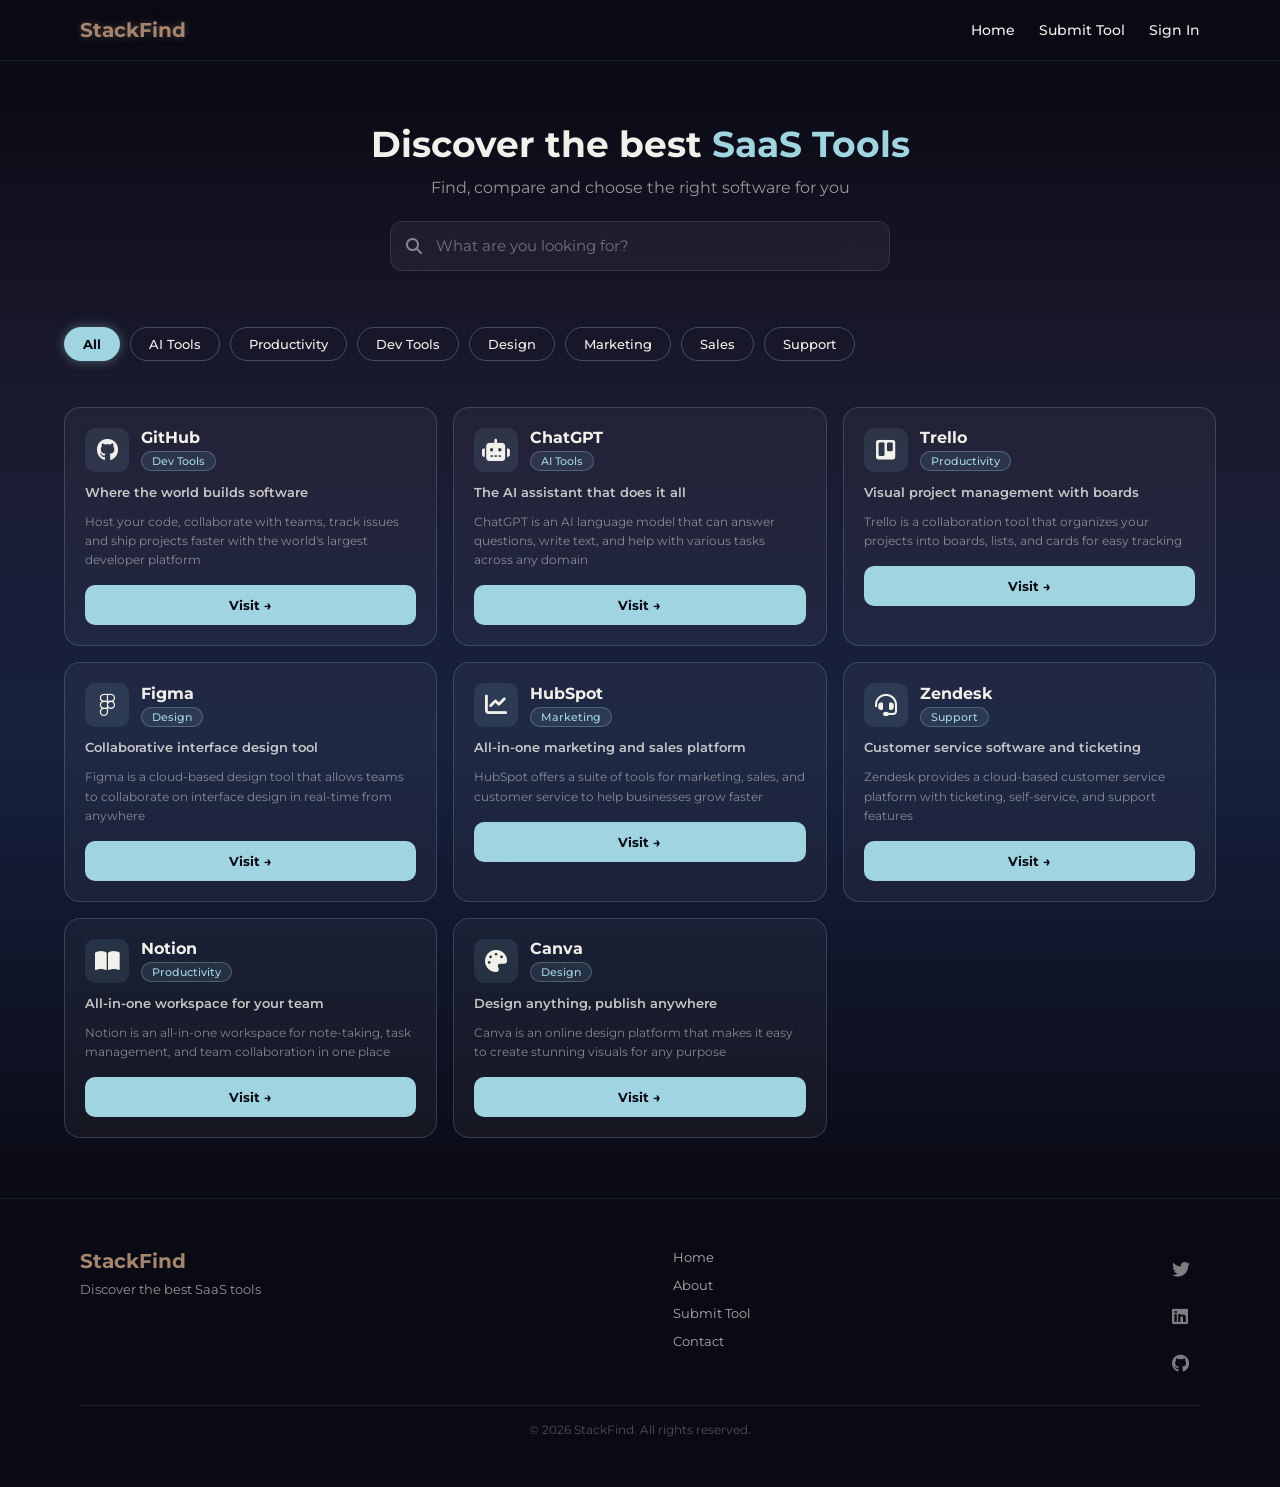
<file: index.html>
<!DOCTYPE html>
<html lang="en">

<head>
    <meta charset="UTF-8">
    <meta name="viewport" content="width=device-width, initial-scale=1.0">
    <title>StackFind</title>
    <link rel="preconnect" href="https://fonts.googleapis.com">
    <link rel="preconnect" href="https://fonts.gstatic.com" crossorigin>
    <link href="https://fonts.googleapis.com/css2?family=Montserrat:wght@400;500;700&display=swap" rel="stylesheet">
    <link rel="stylesheet" href="https://cdnjs.cloudflare.com/ajax/libs/font-awesome/6.5.0/css/all.min.css">
    <link rel="stylesheet" href="index.css">
</head>

<body>

    <nav>
        <ul>
            <li><a href="#" class="name">StackFind</a></li>
            <li>
                <div class="hamburger" id="hamburger">
                    <span></span>
                    <span></span>
                    <span></span>
                </div>
            </li>
        </ul>
        <div class="nav-menu" id="nav-menu">
            <a href="index.html">Home</a>
            <a href="submittool.html">Submit Tool</a>
            <a href="signin.html">Sign In</a>
        </div>
    </nav>

    <div class="page-wrapper">

        <div class="herosection">
            <h1 class="hero-title">
                Discover the best <span>SaaS Tools</span>
            </h1>
            <p class="hero-sub">Find, compare and choose the right software for you</p>
            <div class="searchbar">
                <i class="fa-solid fa-magnifying-glass"></i>
                <input type="text" placeholder="What are you looking for?">
            </div>
        </div>

        <div class="filter">
            <button class="filter-btn active" data-category="all">All</button>
            <button class="filter-btn" data-category="ai">AI Tools</button>
            <button class="filter-btn" data-category="productivity">Productivity</button>
            <button class="filter-btn" data-category="devtools">Dev Tools</button>
            <button class="filter-btn" data-category="design">Design</button>
            <button class="filter-btn" data-category="marketing">Marketing</button>
            <button class="filter-btn" data-category="sales">Sales</button>
            <button class="filter-btn" data-category="support">Support</button>
        </div>

        <div class="cards-section">

            <div class="productcard" data-category="devtools">
                <div class="card-top">
                    <div class="card-logo">
                        <i class="fa-brands fa-github"></i>
                    </div>
                    <div class="card-info">
                        <h2 class="productcard-title">GitHub</h2>
                        <span class="productcard-tag">Dev Tools</span>
                    </div>
                </div>
                <p class="card-tagline">Where the world builds software</p>
                <p class="card-desc">Host your code, collaborate with teams, track issues and ship projects faster with
                    the world's largest developer platform</p>
                <a href="https://github.com" target="_blank" class="visit-btn">Visit →</a>
            </div>

            <div class="productcard" data-category="ai">
                <div class="card-top">
                    <div class="card-logo">
                        <i class="fa-solid fa-robot"></i>
                    </div>
                    <div class="card-info">
                        <h2 class="productcard-title">ChatGPT</h2>
                        <span class="productcard-tag">AI Tools</span>
                    </div>
                </div>
                <p class="card-tagline">The AI assistant that does it all</p>
                <p class="card-desc">ChatGPT is an AI language model that can answer questions, write text, and help
                    with various tasks across any domain</p>
                <a href="https://chat.openai.com" target="_blank" class="visit-btn">Visit →</a>
            </div>

            <div class="productcard" data-category="productivity">
                <div class="card-top">
                    <div class="card-logo">
                        <i class="fa-brands fa-trello"></i>
                    </div>
                    <div class="card-info">
                        <h2 class="productcard-title">Trello</h2>
                        <span class="productcard-tag">Productivity</span>
                    </div>
                </div>
                <p class="card-tagline">Visual project management with boards</p>
                <p class="card-desc">Trello is a collaboration tool that organizes your projects into boards, lists, and
                    cards for easy tracking</p>
                <a href="https://trello.com" target="_blank" class="visit-btn">Visit →</a>
            </div>

            <div class="productcard" data-category="design">
                <div class="card-top">
                    <div class="card-logo">
                        <i class="fa-brands fa-figma"></i>
                    </div>
                    <div class="card-info">
                        <h2 class="productcard-title">Figma</h2>
                        <span class="productcard-tag">Design</span>
                    </div>
                </div>
                <p class="card-tagline">Collaborative interface design tool</p>
                <p class="card-desc">Figma is a cloud-based design tool that allows teams to collaborate on interface
                    design in real-time from anywhere</p>
                <a href="https://figma.com" target="_blank" class="visit-btn">Visit →</a>
            </div>

            <div class="productcard" data-category="marketing">
                <div class="card-top">
                    <div class="card-logo">
                        <i class="fa-solid fa-chart-line"></i>
                    </div>
                    <div class="card-info">
                        <h2 class="productcard-title">HubSpot</h2>
                        <span class="productcard-tag">Marketing</span>
                    </div>
                </div>
                <p class="card-tagline">All-in-one marketing and sales platform</p>
                <p class="card-desc">HubSpot offers a suite of tools for marketing, sales, and customer service to help
                    businesses grow faster</p>
                <a href="https://hubspot.com" target="_blank" class="visit-btn">Visit →</a>
            </div>

            <div class="productcard" data-category="support">
                <div class="card-top">
                    <div class="card-logo">
                        <i class="fa-solid fa-headset"></i>
                    </div>
                    <div class="card-info">
                        <h2 class="productcard-title">Zendesk</h2>
                        <span class="productcard-tag">Support</span>
                    </div>
                </div>
                <p class="card-tagline">Customer service software and ticketing</p>
                <p class="card-desc">Zendesk provides a cloud-based customer service platform with ticketing,
                    self-service, and support features</p>
                <a href="https://zendesk.com" target="_blank" class="visit-btn">Visit →</a>
            </div>

            <div class="productcard" data-category="productivity">
                <div class="card-top">
                    <div class="card-logo">
                        <i class="fa-solid fa-book-open"></i>
                    </div>
                    <div class="card-info">
                        <h2 class="productcard-title">Notion</h2>
                        <span class="productcard-tag">Productivity</span>
                    </div>
                </div>
                <p class="card-tagline">All-in-one workspace for your team</p>
                <p class="card-desc">Notion is an all-in-one workspace for note-taking, task management, and team
                    collaboration in one place</p>
                <a href="https://notion.so" target="_blank" class="visit-btn">Visit →</a>
            </div>

            <div class="productcard" data-category="design">
                <div class="card-top">
                    <div class="card-logo">
                        <i class="fa-solid fa-palette"></i>
                    </div>
                    <div class="card-info">
                        <h2 class="productcard-title">Canva</h2>
                        <span class="productcard-tag">Design</span>
                    </div>
                </div>
                <p class="card-tagline">Design anything, publish anywhere</p>
                <p class="card-desc">Canva is an online design platform that makes it easy to create stunning visuals
                    for any purpose</p>
                <a href="https://canva.com" target="_blank" class="visit-btn">Visit →</a>
            </div>

        </div>

    </div>

    <footer class="footer">
        <div class="footer-top">
            <div class="intro">
                <h4>StackFind</h4>
                <p>Discover the best SaaS tools</p>
            </div>
            <div class="links">
                <a href="#">Home</a>
                <a href="#">About</a>
                <a href="submittool.html">Submit Tool</a>
                <a href="#">Contact</a>
            </div>
            <div class="social">
                <a href="https://x.com/mdeepaksai806" target="_blank"><i class="fa-brands fa-twitter"></i></a>
                <a href="https://www.linkedin.com/in/mdeepaksai/" target="_blank"><i
                        class="fa-brands fa-linkedin"></i></a>
                <a href="https://github.com/mDeepaksai" target="_blank"><i class="fa-brands fa-github"></i></a>
            </div>
        </div>
        <div class="copyright">
            <p>&copy; 2026 StackFind. All rights reserved.</p>
        </div>
    </footer>
    <script src="index.js"></script>
</body>

</html>
</file>
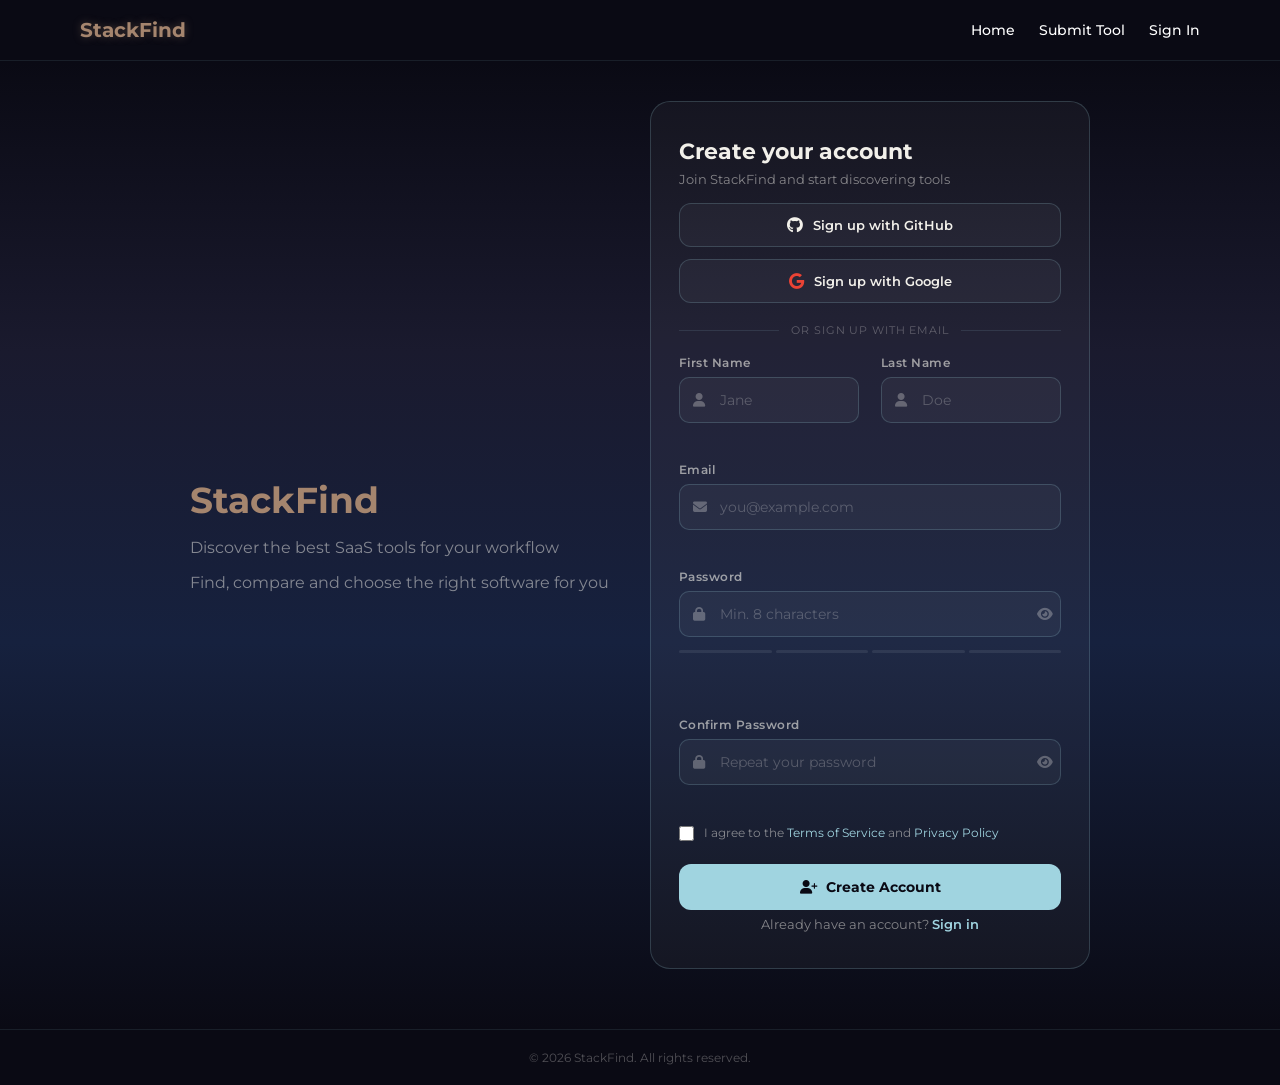
<file: create.html>
<!DOCTYPE html>
<html lang="en">
<head>
    <meta charset="UTF-8">
    <meta name="viewport" content="width=device-width, initial-scale=1.0">
    <link rel="preconnect" href="https://fonts.googleapis.com">
    <link rel="preconnect" href="https://fonts.gstatic.com" crossorigin>
    <link href="https://fonts.googleapis.com/css2?family=Montserrat:wght@400;500;700&display=swap" rel="stylesheet">
    <link rel="stylesheet" href="https://cdnjs.cloudflare.com/ajax/libs/font-awesome/6.5.0/css/all.min.css">
    <title>New User</title>
    <link rel="stylesheet" href="create.css">
</head>
<body>
    <nav>
        <ul>
            <li><a href="index.html" class="name">StackFind</a></li>
            <li>
                <div class="hamburger" id="hamburger">
                    <span></span><span></span><span></span>
                </div>
            </li>
        </ul>
        <div class="nav-menu" id="nav-menu">
            <a href="index.html">Home</a>
            <a href="submittool.html">Submit Tool</a>
            <a href="signin.html">Sign In</a>
        </div>
    </nav>

    <div class="page-wrapper">
        <div class="main-grid">

            <div class="main-left">
                <h2>StackFind</h2>
                <p>Discover the best SaaS tools for your workflow</p>
                <p>Find, compare and choose the right software for you</p>
            </div>

            <div class="auth-card">
                <div id="form-view">
                    <div class="auth-header" style="margin-bottom: 6px;">
                        <h1>Create your account</h1>
                        <p>Join StackFind and start discovering tools</p>
                    </div>
                    <div class="oauth-group" style="margin-top: 16px;">
                        <button class="oauth-btn" onclick="oauthSignup('github')">
                            <i class="fa-brands fa-github"></i>Sign up with GitHub
                        </button>
                        <button class="oauth-btn" onclick="oauthSignup('google')">
                            <i class="fa-brands fa-google"></i>Sign up with Google
                        </button>
                    </div>
                    <div class="divider" style="margin-top: 20px;">or sign up with email</div>
                    <div class="form-row" style="margin-top: 18px;">
                        <div class="form-group">
                            <label>First Name</label>
                            <div class="input-wrap">
                                <i class="fa-solid fa-user"></i>
                                <input type="text" id="first-name" placeholder="Jane">
                            </div>
                            <span class="field-error" id="err-first"></span>
                        </div>
                        <div class="form-group">
                            <label>Last Name</label>
                            <div class="input-wrap">
                                <i class="fa-solid fa-user"></i>
                                <input type="text" id="last-name" placeholder="Doe">
                            </div>
                        </div>
                    </div>
                    <div class="form-group" style="margin-top: 18px;">
                        <label>Email</label>
                        <div class="input-wrap">
                            <i class="fa-solid fa-envelope"></i>
                            <input type="email" id="email" placeholder="you@example.com"
                                oninput="clearErr('err-email', this)">
                        </div>
                        <span class="field-error" id="err-email"></span>
                    </div>
                    <div class="form-group" style="margin-top: 18px;">
                        <label>Password</label>
                        <div class="input-wrap">
                            <i class="fa-solid fa-lock"></i>
                            <input type="password" id="password" placeholder="Min. 8 characters"
                                oninput="updateStrength(this.value); clearErr('err-password', this)">
                            <button class="toggle-pw" type="button" onclick="togglePw('password', this)">
                                <i class="fa-solid fa-eye"></i>
                            </button>
                        </div>
                        <div class="strength-bar">
                            <div class="strength-segment" id="seg1"></div>
                            <div class="strength-segment" id="seg2"></div>
                            <div class="strength-segment" id="seg3"></div>
                            <div class="strength-segment" id="seg4"></div>
                        </div>
                        <span class="strength-label" id="strength-label"></span>
                        <span class="field-error" id="err-password"></span>
                    </div>
                    <div class="form-group" style="margin-top: 18px;">
                        <label>Confirm Password</label>
                        <div class="input-wrap">
                            <i class="fa-solid fa-lock"></i>
                            <input type="password" id="confirm-password" placeholder="Repeat your password"
                                oninput="clearErr('err-confirm', this)">
                            <button class="toggle-pw" type="button" onclick="togglePw('confirm-password', this)">
                                <i class="fa-solid fa-eye"></i>
                            </button>
                        </div>
                        <span class="field-error" id="err-confirm"></span>
                    </div>
                    <div class="terms-row" style="margin-top: 18px;">
                        <input type="checkbox" id="terms">
                        <label for="terms">
                            I agree to the <a href="#">Terms of Service</a> and <a href="#">Privacy Policy</a>
                        </label>
                    </div>
                    <span class="field-error" id="err-terms" style="margin-top: 4px;"></span>
                    <button class="submit-btn" id="submit-btn" style="margin-top: 22px;" onclick="handleRegister()">
                        <i class="fa-solid fa-user-plus"></i>Create Account
                    </button>
                    <p class="switch-link" style="margin-top: 6px;">
                        Already have an account? <a href="signin.html">Sign in</a>
                    </p>
                </div>

                <div class="success-card" id="success-view">
                    <div class="success-icon"><i class="fa-solid fa-check"></i></div>
                    <h2>You're in! 🎉</h2>
                    <p>Your account has been created successfully.<br>Start exploring the best SaaS tools.</p>
                    <a href="index.html">Browse Tools →</a>
                </div>
            </div>

        </div>
    </div>

    <footer>&copy; 2026 StackFind. All rights reserved.</footer>
    <script src="create.js"></script>
</body>
</html>
</file>
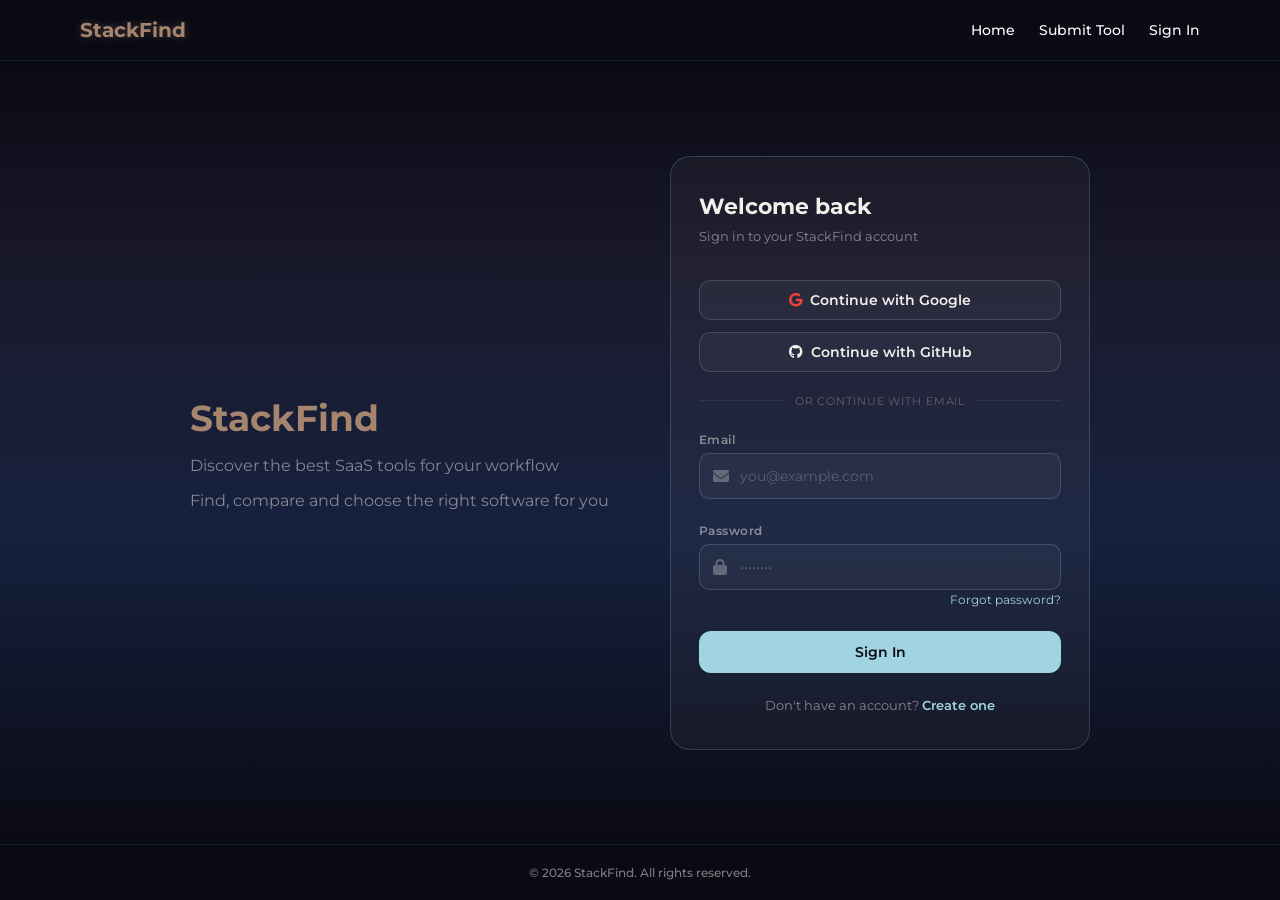
<file: signin.html>
<!DOCTYPE html>
<html lang="en">

<head>
    <meta charset="UTF-8">
    <meta name="viewport" content="width=device-width, initial-scale=1.0">
    <link rel="preconnect" href="https://fonts.googleapis.com">
    <link rel="preconnect" href="https://fonts.gstatic.com" crossorigin>
    <link href="https://fonts.googleapis.com/css2?family=Montserrat:wght@400;500;700&display=swap" rel="stylesheet">
    <link rel="stylesheet" href="https://cdnjs.cloudflare.com/ajax/libs/font-awesome/6.5.0/css/all.min.css">
    <title>Sign In</title>
    <link rel="stylesheet" href="signin.css">
</head>

<body>
    <nav>
        <ul>
            <li><a href="#">StackFind</a></li>
            <li>
                <div class="hambuger" id="hamburger">
                    <span></span>
                    <span></span>
                    <span></span>
                </div>
            </li>
        </ul>
        <div class="nav-menu" id="nav-menu">
            <a href="index.html">Home</a>
            <a href="submittool.html">Submit Tool</a>
            <a href="signin.html">Sign In</a>
        </div>
    </nav>
    <div class="main">
        <div class="main-grid">
            <div class="main-left">
                <h2>StackFind</h2>
                <p>Discover the best SaaS tools for your workflow</p>
                <p>Find, compare and choose the right software for you</p>
            </div>
            <div class="signin-container">
                <div class="signin-header">
                    <h1 class="head">Welcome back</h1>
                    <p class="para">Sign in to your StackFind account</p>
                </div>
                <div class="social-signin">
                    <button href="#" class="signin-btn1"><i class="fa-brands fa-google"></i>Continue with
                        Google</button>
                    <button href="#" class="signin-btn1"><i class="fa-brands fa-github"></i>Continue with
                        GitHub</button>
                    <p class="or">or CONTINUE WITH EMAIL</p>
                </div>
                <div class="form-group">
                    <label>Email</label>
                    <div class="input-wrap">
                        <i class="fa-solid fa-envelope"></i>
                        <input type="email" placeholder="you@example.com" id="email">
                    </div>
                </div>
                <div class="form-group">
                    <label>Password</label>
                    <div class="input-wrap">
                        <i class="fa-solid fa-lock"></i>
                        <input type="password" placeholder="••••••••" id="password">
                    </div>
                    <a href="#" class="forgot">Forgot password?</a>
                </div>

                <button class="submit-btn" onclick="handleSignIn()">Sign In</button>

                <p class="switch-link">
                    Don't have an account? <a href="create.html">Create one</a>
                </p>

            </div>
        </div>
    </div>
    <footer>&copy; 2026 StackFind. All rights reserved.</footer>
    <script src="siginin.js"></script>
</body>

</html>
</file>
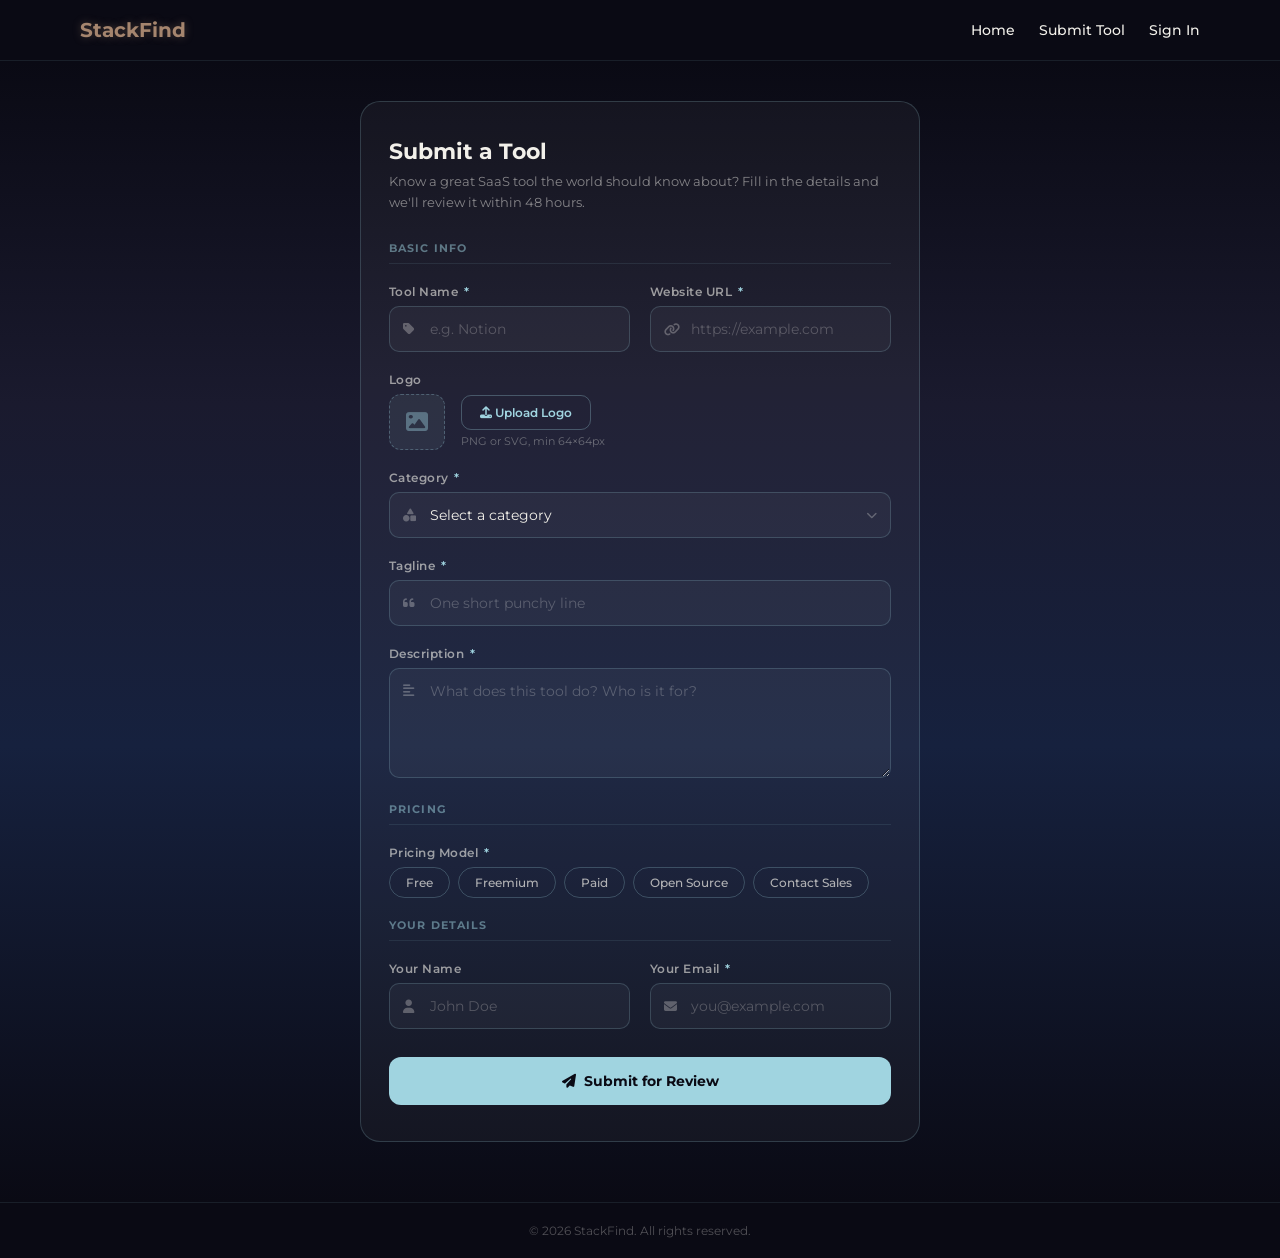
<file: submittool.html>
<!DOCTYPE html>
<html lang="en">
<head>
    <meta charset="UTF-8">
    <meta name="viewport" content="width=device-width, initial-scale=1.0">
    <link rel="preconnect" href="https://fonts.googleapis.com">
    <link rel="preconnect" href="https://fonts.gstatic.com" crossorigin>
    <link href="https://fonts.googleapis.com/css2?family=Montserrat:wght@400;500;700&display=swap" rel="stylesheet">
    <link rel="stylesheet" href="https://cdnjs.cloudflare.com/ajax/libs/font-awesome/6.5.0/css/all.min.css">
    <title>Submit Tool</title>
    <link rel="stylesheet" href="submittool.css">
</head>
<body>
   <nav>
        <ul>
            <li><a href="index.html" class="name">StackFind</a></li>
            <li>
                <div class="hamburger" id="hamburger">
                    <span></span><span></span><span></span>
                </div>
            </li>
        </ul>
        <div class="nav-menu" id="nav-menu">
            <a href="index.html">Home</a>
            <a href="submit.html">Submit Tool</a>
            <a href="signin.html">Sign In</a>
        </div>
    </nav>
 
    <div class="page-wrapper">
        <div class="submit-card">
 
            <div class="submit-header">
                <h1>Submit a Tool</h1>
                <p>Know a great SaaS tool the world should know about? Fill in the details and we'll review it within 48 hours.</p>
            </div>
 
            <div id="success-banner" class="success-banner">
                <i class="fa-solid fa-circle-check"></i>
                Tool submitted! We'll review it within 48 hours.
            </div>
 
            <div class="form-grid">
 
                <p class="section-label">Basic Info</p>
 
                <!-- Tool Name + URL -->
                <div class="form-row">
                    <div class="form-group">
                        <label>Tool Name <span class="required-star">*</span></label>
                        <div class="input-wrap">
                            <i class="fa-solid fa-tag"></i>
                            <input type="text" id="tool-name" placeholder="e.g. Notion">
                        </div>
                    </div>
                    <div class="form-group">
                        <label>Website URL <span class="required-star">*</span></label>
                        <div class="input-wrap">
                            <i class="fa-solid fa-link"></i>
                            <input type="url" id="tool-url" placeholder="https://example.com">
                        </div>
                    </div>
                </div>
 
                <!-- Logo -->
                <div class="form-group">
                    <label>Logo</label>
                    <div class="logo-upload">
                        <div class="logo-preview" id="logo-preview">
                            <i class="fa-solid fa-image"></i>
                        </div>
                        <div>
                            <button class="upload-btn" onclick="document.getElementById('logo-input').click()">
                                <i class="fa-solid fa-upload"></i> Upload Logo
                            </button>
                            <input type="file" id="logo-input" accept="image/*" style="display:none" onchange="previewLogo(event)">
                            <p class="upload-hint">PNG or SVG, min 64×64px</p>
                        </div>
                    </div>
                </div>
 
                <!-- Category -->
                <div class="form-group">
                    <label>Category <span class="required-star">*</span></label>
                    <div class="input-wrap select-wrap">
                        <i class="fa-solid fa-shapes"></i>
                        <select id="tool-category">
                            <option value="" disabled selected>Select a category</option>
                            <option value="ai">AI Tools</option>
                            <option value="productivity">Productivity</option>
                            <option value="devtools">Dev Tools</option>
                            <option value="design">Design</option>
                            <option value="marketing">Marketing</option>
                            <option value="sales">Sales</option>
                            <option value="support">Support</option>
                        </select>
                    </div>
                </div>
 
                <!-- Tagline -->
                <div class="form-group">
                    <label>Tagline <span class="required-star">*</span></label>
                    <div class="input-wrap">
                        <i class="fa-solid fa-quote-left"></i>
                        <input type="text" id="tool-tagline" placeholder="One short punchy line" maxlength="80">
                    </div>
                </div>
 
                <!-- Description -->
                <div class="form-group">
                    <label>Description <span class="required-star">*</span></label>
                    <div class="input-wrap textarea-wrap">
                        <i class="fa-solid fa-align-left"></i>
                        <textarea id="tool-desc" placeholder="What does this tool do? Who is it for?"></textarea>
                    </div>
                </div>
 
                <p class="section-label">Pricing</p>
 
                <div class="form-group">
                    <label>Pricing Model <span class="required-star">*</span></label>
                    <div class="chip-group" id="pricing-chips">
                        <button class="chip" data-value="free">Free</button>
                        <button class="chip" data-value="freemium">Freemium</button>
                        <button class="chip" data-value="paid">Paid</button>
                        <button class="chip" data-value="open-source">Open Source</button>
                        <button class="chip" data-value="contact">Contact Sales</button>
                    </div>
                </div>
 
                <p class="section-label">Your Details</p>
 
                <div class="form-row">
                    <div class="form-group">
                        <label>Your Name</label>
                        <div class="input-wrap">
                            <i class="fa-solid fa-user"></i>
                            <input type="text" id="submitter-name" placeholder="John Doe">
                        </div>
                    </div>
                    <div class="form-group">
                        <label>Your Email <span class="required-star">*</span></label>
                        <div class="input-wrap">
                            <i class="fa-solid fa-envelope"></i>
                            <input type="email" id="submitter-email" placeholder="you@example.com">
                        </div>
                    </div>
                </div>
 
            </div>
 
            <button class="submit-btn" onclick="handleSubmit()">
                <i class="fa-solid fa-paper-plane"></i>
                Submit for Review
            </button>
 
        </div>
    </div>
 
    <footer>&copy; 2026 StackFind. All rights reserved.</footer>
 
    <script src="submittool.js"></script>
</body>
</html>
</file>
<file: index.css>
* {
    margin: 0;
    padding: 0;
    box-sizing: border-box;
}

body {
    background: #0a0a14;
    color: #F2F0EA;
    min-height: 100vh;
    font-family: "Montserrat", sans-serif;
}

/* NAV */
nav {
    background-color: #0a0a14;
    position: sticky;
    top: 0;
    z-index: 100;
    border-bottom: 1px solid rgba(160, 212, 224, 0.1);
}

nav ul {
    display: flex;
    justify-content: space-between;
    align-items: center;
    list-style: none;
    padding: 18px 20px;
}

.name {
    text-decoration: none;
    color: #A5856E;
    font-size: 20px;
    font-weight: 700;
    text-shadow: 0 0 8px rgba(165, 133, 110, 0.4);
}

.hamburger {
    display: flex;
    flex-direction: column;
    gap: 5px;
    cursor: pointer;
}

.hamburger span {
    display: block;
    width: 25px;
    height: 3px;
    background: #A0D4E0;
    border-radius: 3px;
    transition: all 0.3s ease;
}

.nav-menu {
    display: none;
    flex-direction: column;
    padding: 10px 20px 20px;
    gap: 16px;
    border-top: 1px solid rgba(160, 212, 224, 0.1);
}

.nav-menu.open {
    display: flex;
}

.nav-menu a {
    text-decoration: none;
    color: #F2F0EA;
    font-size: 15px;
    font-weight: 500;
}

/* PAGE WRAPPER */
.page-wrapper {
    background: linear-gradient(to bottom, #0a0a14 0%, #1a1a2e 30%, #16213e 60%, #0a0a14 100%);
}

/* HERO */
.herosection {
    display: flex;
    flex-direction: column;
    align-items: center;
    justify-content: center;
    padding: 50px 20px 30px;
    text-align: center;
}

.hero-title {
    font-size: 22px;
    font-weight: 700;
    margin-bottom: 10px;
    color: #F2F0EA;
    line-height: 1.3;
}

.hero-title span {
    color: #A0D4E0;
}

.hero-sub {
    font-size: 13px;
    color: rgba(242, 240, 234, 0.6);
    margin-bottom: 24px;
}

/* SEARCHBAR */
.searchbar {
    width: 100%;
    max-width: 500px;
    position: relative;
    background: rgba(255, 255, 255, 0.05);
    backdrop-filter: blur(20px);
    border: 1px solid rgba(255, 255, 255, 0.1);
    border-radius: 12px;
}

.searchbar i {
    position: absolute;
    left: 15px;
    top: 50%;
    transform: translateY(-50%);
    color: rgba(242, 240, 234, 0.5);
}

.searchbar input {
    width: 100%;
    height: 48px;
    padding: 0 20px 0 45px;
    background: transparent;
    border: none;
    color: #F2F0EA;
    font-size: 15px;
    font-family: "Montserrat", sans-serif;
}

.searchbar input::placeholder {
    color: rgba(242, 240, 234, 0.4);
}

.searchbar input:focus {
    outline: none;
}

.searchbar:focus-within {
    border: 1px solid rgba(160, 212, 224, 0.5);
}

/* FILTERS */
.filter {
    display: flex;
    gap: 10px;
    padding: 16px 20px;
    overflow-x: auto;
    white-space: nowrap;
    scrollbar-width: none;
    -webkit-mask-image: linear-gradient(to right, black 85%, transparent 100%);
    mask-image: linear-gradient(to right, black 85%, transparent 100%);
}

.filter::-webkit-scrollbar {
    display: none;
}

.filter-btn {
    padding: 8px 18px;
    border-radius: 999px;
    border: 1px solid rgba(160, 212, 224, 0.3);
    background: transparent;
    color: #F2F0EA;
    font-family: "Montserrat", sans-serif;
    font-size: 13px;
    font-weight: 500;
    cursor: pointer;
    white-space: nowrap;
    transition: background 0.2s ease, color 0.2s ease,
        border-color 0.2s ease, box-shadow 0.2s ease;
}

.filter-btn.active {
    background: #A0D4E0;
    color: #0a0a14;
    border-color: #A0D4E0;
    font-weight: 700;
    box-shadow: 0 0 12px rgba(160, 212, 224, 0.4);
}

.filter-btn:hover:not(.active) {
    border-color: #A0D4E0;
    color: #A0D4E0;
    background: rgba(160, 212, 224, 0.08);
}

/* CARDS */
.cards-section {
    padding: 20px 16px 40px;
    display: flex;
    flex-direction: column;
    gap: 16px;
}

.productcard {
    background: rgba(255, 255, 255, 0.04);
    border: 1px solid rgba(160, 212, 224, 0.2);
    border-radius: 16px;
    padding: 20px;
    display: flex;
    flex-direction: column;
    gap: 12px;
    transition: border-color 0.2s ease, box-shadow 0.2s ease;
}

.productcard:hover {
    border-color: rgba(160, 212, 224, 0.5);
    box-shadow: 0 0 24px rgba(160, 212, 224, 0.08);
}

.card-top {
    display: flex;
    align-items: center;
    gap: 12px;
}

.card-logo {
    width: 44px;
    height: 44px;
    background: rgba(160, 212, 224, 0.1);
    border-radius: 10px;
    display: flex;
    align-items: center;
    justify-content: center;
    font-size: 22px;
    color: #F2F0EA;
    flex-shrink: 0;
}

.card-info {
    display: flex;
    flex-direction: column;
    gap: 4px;
}

.productcard-title {
    font-size: 16px;
    font-weight: 700;
    color: #F2F0EA;
}

.productcard-tag {
    font-size: 11px;
    font-weight: 500;
    color: #A0D4E0;
    background: rgba(160, 212, 224, 0.1);
    border: 1px solid rgba(160, 212, 224, 0.3);
    padding: 2px 10px;
    border-radius: 999px;
    width: fit-content;
}

.card-tagline {
    font-size: 13px;
    font-weight: 600;
    color: rgba(242, 240, 234, 0.8);
}

.card-desc {
    font-size: 12px;
    color: rgba(242, 240, 234, 0.5);
    line-height: 1.6;
}

.visit-btn {
    display: block;
    width: 100%;
    padding: 12px;
    background: #A0D4E0;
    color: #0a0a14;
    text-align: center;
    text-decoration: none;
    border-radius: 10px;
    font-size: 13px;
    font-weight: 700;
    margin-top: 4px;
    transition: box-shadow 0.2s ease, opacity 0.2s ease;
}

.visit-btn:hover {
    opacity: 0.9;
    box-shadow: 0 0 16px rgba(160, 212, 224, 0.4);
}

/* FOOTER */
.footer {
    display: flex;
    flex-direction: column;
    padding: 30px 20px;
    gap: 20px;
    border-top: 1px solid rgba(160, 212, 224, 0.1);
    font-family: "Montserrat", sans-serif;
}

.footer-top {
    display: flex;
    flex-direction: column;
    justify-content: center;
    align-items: center;
    gap: 20px;
}

.intro h4 {
    display: flex;
    font-size: 20px;
    justify-content: center;
    align-items: center;
    color: #A5856E;
    font-weight: 700;
    margin-bottom: 8px;
}

.intro p {
    font-size: 13px;
    color: rgba(242, 240, 234, 0.6);
}

.links {
    display: flex;
    gap: 12px;
}

.links a {
    text-decoration: none;
    color: rgba(242, 240, 234, 0.7);
    font-size: 13px;
    transition: color 0.2s ease;
    width: fit-content;
}

.links a:hover {
    color: #A0D4E0;
}

.social {
    display: flex;
    gap: 8px;
}

.social a {
    text-decoration: none;
    color: rgba(242, 240, 234, 0.5);
    font-size: 18px;
    padding: 10px;
    border-radius: 8px;
    transition: color 0.2s ease, background-color 0.2s ease;
}

.social a:hover {
    color: #A0D4E0;
    background-color: rgba(160, 212, 224, 0.1);
}

.copyright {
    font-size: 12px;
    color: rgba(242, 240, 234, 0.3);
    border-top: 1px solid rgba(160, 212, 224, 0.1);
    padding-top: 16px;
    text-align: center;
}

/* TABLET 768px */
@media (min-width: 768px) {
    .cards-section {
        display: grid;
        grid-template-columns: 1fr 1fr;
        gap: 16px;
    }

    .filter {
        -webkit-mask-image: none;
        mask-image: none;
    }

    .hero-title {
        font-size: 28px;
    }

    .footer-top {
        flex-direction: row;
        justify-content: space-between;
        align-items: flex-start;
    }

    .intro h4 {
        justify-content: flex-start;
    }

    .footer {
        padding: 40px;
    }

    .links {
        flex-direction: column;
        align-items: flex-start;
    }

    .social {
        flex-direction: column;
        align-items: flex-start;
        gap: 5px;
    }
}

/* DESKTOP 1024px */
@media (min-width: 1024px) {
    .hamburger {
        display: none;
    }

    nav {
        display: flex;
        justify-content: space-between;
        align-items: center;
        padding: 0 40px;
    }

    nav ul {
        padding: 18px 40px;
    }

    .nav-menu {
        display: flex;
        flex-direction: row;
        padding: 0 40px 0 0;
        border: none;
        gap: 24px;
    }

    .nav-menu a {
        font-size: 14px;
    }

    .nav-menu a:hover {
        color: #A0D4E0;
    }

    .hero-title {
        font-size: 36px;
    }

    .hero-sub {
        font-size: 16px;
    }

    .cards-section {
        grid-template-columns: 1fr 1fr 1fr;
        max-width: 1200px;
        margin: 0 auto;
        padding: 30px 24px 60px;
    }

    .filter {
        max-width: 1200px;
        margin: 0 auto;
        padding: 16px 24px;
    }

    .herosection {
        padding: 60px 20px 40px;
    }

    .footer {
        padding: 50px 80px;
    }
}
</file>
<file: create.css>
* {
    margin: 0;
    padding: 0;
    box-sizing: border-box;
}

body {
    display: flex;
    flex-direction: column;
    background: #0a0a14;
    color: #F2F0EA;
    min-height: 100vh;
    font-family: "Montserrat", sans-serif;
}

/* Navigation */
nav {
    background-color: #0a0a14;
    position: sticky;
    top: 0;
    z-index: 100;
    border-bottom: 1px solid rgba(160, 212, 224, 0.1);
}

nav ul {
    display: flex;
    justify-content: space-between;
    align-items: center;
    list-style: none;
    padding: 18px 20px;
}

nav li a {
    text-decoration: none;
    color: #A5856E;
    font-size: 20px;
    font-weight: 700;
    text-shadow: 0 0 8px rgba(165, 133, 110, 0.4);
}

.hamburger {
    display: flex;
    flex-direction: column;
    gap: 5px;
    cursor: pointer;
}

.hamburger span {
    display: block;
    width: 25px;
    height: 3px;
    background: #A0D4E0;
    border-radius: 3px;
}

.nav-menu {
    display: none;
    flex-direction: column;
    padding: 10px 20px 20px;
    gap: 16px;
    border-top: 1px solid rgba(160, 212, 224, 0.1);
}

.nav-menu.open {
    display: flex;
}

.nav-menu a {
    font-size: 14px;
    text-decoration: none;
    color: white;
    font-weight: 500;
}

.nav-menu a:hover {
    color: #A0D4E0;
}

/* PAGE */
.page-wrapper {
    flex: 1;
    background: linear-gradient(to bottom, #0a0a14 0%, #1a1a2e 30%, #16213e 60%, #0a0a14 100%);
    display: flex;
    align-items: center;
    justify-content: center;
    padding: 40px 20px 60px;
}

.main-grid {
    display: flex;
    flex-direction: column;
    align-items: center;
    width: 100%;
    max-width: 900px;
    gap: 40px;
}

.main-left {
    display: none;
}

/* CARD */
.auth-card {
    width: 100%;
    max-width: 440px;
    background: rgba(255, 255, 255, 0.04);
    border: 1px solid rgba(160, 212, 224, 0.2);
    border-radius: 20px;
    padding: 36px 28px;
    display: flex;
    flex-direction: column;
    gap: 22px;
    animation: fadeUp 0.4s ease forwards;
}

@keyframes fadeUp {
    from {
        opacity: 0;
        transform: translateY(20px);
    }

    to {
        opacity: 1;
        transform: translateY(0);
    }
}

/* HEADER */
.auth-header {
    display: flex;
    flex-direction: column;
    gap: 6px;
}

.auth-header h1 {
    font-size: 22px;
    font-weight: 700;
    color: #F2F0EA;
}

.auth-header p {
    font-size: 13px;
    color: rgba(242, 240, 234, 0.5);
}

/* OAUTH */
.oauth-group {
    display: flex;
    flex-direction: column;
    gap: 12px;
}

.oauth-btn {
    display: flex;
    align-items: center;
    justify-content: center;
    gap: 10px;
    width: 100%;
    padding: 13px;
    border-radius: 12px;
    border: 1px solid rgba(160, 212, 224, 0.2);
    background: rgba(255, 255, 255, 0.04);
    color: #F2F0EA;
    font-family: "Montserrat", sans-serif;
    font-size: 13px;
    font-weight: 600;
    cursor: pointer;
    transition: border-color 0.2s ease, background 0.2s ease, box-shadow 0.2s ease;
}

.oauth-btn:hover {
    border-color: rgba(160, 212, 224, 0.5);
    background: rgba(160, 212, 224, 0.06);
    box-shadow: 0 0 16px rgba(160, 212, 224, 0.08);
}

.oauth-btn i {
    font-size: 16px;
}

.oauth-btn .fa-google {
    color: #EA4335;
}

/* DIVIDER */
.divider {
    display: flex;
    align-items: center;
    gap: 12px;
    font-size: 11px;
    color: rgba(242, 240, 234, 0.3);
    text-transform: uppercase;
    letter-spacing: 0.08em;
}

.divider::before,
.divider::after {
    content: "";
    flex: 1;
    height: 1px;
    background: rgba(160, 212, 224, 0.12);
}


.form-row {
    display: flex;
    flex-direction: row;
    gap: 22px;
}

.form-group {
    display: flex;
    flex-direction: column;
    gap: 7px;
    flex: 1;
}

.form-group label {
    font-size: 12px;
    font-weight: 600;
    color: rgba(242, 240, 234, 0.6);
    letter-spacing: 0.04em;
}

.input-wrap {
    position: relative;
}

.input-wrap i {
    position: absolute;
    left: 14px;
    top: 50%;
    transform: translateY(-50%);
    color: rgba(242, 240, 234, 0.3);
    font-size: 14px;
    pointer-events: none;
}

.input-wrap input {
    width: 100%;
    height: 46px;
    padding: 0 42px 0 40px;
    background: rgba(255, 255, 255, 0.04);
    border: 1px solid rgba(160, 212, 224, 0.2);
    border-radius: 10px;
    color: #F2F0EA;
    font-size: 14px;
    font-family: "Montserrat", sans-serif;
    transition: border-color 0.2s ease, box-shadow 0.2s ease;
}

.input-wrap input::placeholder {
    color: rgba(242, 240, 234, 0.25);
}

.input-wrap input:focus {
    outline: none;
    border-color: rgba(160, 212, 224, 0.5);
    box-shadow: 0 0 0 3px rgba(160, 212, 224, 0.08);
}

/* invalid state */
.input-wrap input.invalid {
    border-color: rgba(255, 100, 100, 0.6);
    box-shadow: 0 0 0 3px rgba(255, 100, 100, 0.08);
}

/* toggle password visibility */
.toggle-pw {
    position: absolute;
    right: 30px;
    top: 50%;
    transform: translateY(-50%);
    background: none;
    border: none;
    color: rgba(242, 240, 234, 0.3);
    cursor: pointer;
    font-size: 14px;
    padding: 4px;
    transition: color 0.2s;
}

.toggle-pw:hover {
    color: rgba(242, 240, 234, 0.7);
}

/* PASSWORD STRENGTH */
.strength-bar {
    display: flex;
    gap: 4px;
    margin-top: 6px;
}

.strength-segment {
    flex: 1;
    height: 3px;
    border-radius: 99px;
    background: rgba(255, 255, 255, 0.08);
    transition: background 0.3s ease;
}

.strength-label {
    font-size: 11px;
    color: rgba(242, 240, 234, 0.4);
    margin-top: 4px;
    min-height: 14px;
    transition: color 0.3s;
}

/* ERROR TEXT */
.field-error {
    font-size: 11px;
    color: rgba(255, 100, 100, 0.8);
    min-height: 14px;
}

/* TERMS */
.terms-row {
    display: flex;
    align-items: flex-start;
    gap: 10px;
    font-size: 12px;
    color: rgba(242, 240, 234, 0.5);
    line-height: 1.5;
}

.terms-row input[type="checkbox"] {
    margin-top: 2px;
    accent-color: #A0D4E0;
    width: 15px;
    height: 15px;
    flex-shrink: 0;
    cursor: pointer;
}

.terms-row a {
    color: #A0D4E0;
    text-decoration: none;
}

.terms-row a:hover {
    text-decoration: underline;
}

/* SUBMIT */
.submit-btn {
    width: 100%;
    padding: 14px;
    background: #A0D4E0;
    color: #0a0a14;
    border: none;
    border-radius: 12px;
    font-family: "Montserrat", sans-serif;
    font-size: 14px;
    font-weight: 700;
    cursor: pointer;
    transition: opacity 0.2s ease, box-shadow 0.2s ease;
    display: flex;
    align-items: center;
    justify-content: center;
    gap: 8px;
}

.submit-btn:hover {
    opacity: 0.9;
    box-shadow: 0 0 22px rgba(160, 212, 224, 0.35);
}

.submit-btn:disabled {
    opacity: 0.45;
    cursor: not-allowed;
    box-shadow: none;
}

/* SWITCH LINK */
.switch-link {
    text-align: center;
    font-size: 13px;
    color: rgba(242, 240, 234, 0.5);
}

.switch-link a {
    color: #A0D4E0;
    text-decoration: none;
    font-weight: 600;
}

.switch-link a:hover {
    text-decoration: underline;
}

/* SUCCESS */
.success-card {
    display: none;
    flex-direction: column;
    align-items: center;
    gap: 16px;
    text-align: center;
    padding: 10px 0;
}

.success-card.show {
    display: flex;
}

.success-icon {
    width: 64px;
    height: 64px;
    background: rgba(160, 212, 224, 0.1);
    border: 1px solid rgba(160, 212, 224, 0.3);
    border-radius: 50%;
    display: flex;
    align-items: center;
    justify-content: center;
    font-size: 28px;
    color: #A0D4E0;
    animation: popIn 0.4s cubic-bezier(0.34, 1.56, 0.64, 1) forwards;
}

@keyframes popIn {
    from {
        transform: scale(0.5);
        opacity: 0;
    }

    to {
        transform: scale(1);
        opacity: 1;
    }
}

.success-card h2 {
    font-size: 20px;
    font-weight: 700;
}

.success-card p {
    font-size: 13px;
    color: rgba(242, 240, 234, 0.5);
    line-height: 1.6;
}

.success-card a {
    display: inline-block;
    margin-top: 8px;
    padding: 12px 28px;
    background: #A0D4E0;
    color: #0a0a14;
    border-radius: 10px;
    text-decoration: none;
    font-size: 13px;
    font-weight: 700;
    transition: opacity 0.2s, box-shadow 0.2s;
}

.success-card a:hover {
    opacity: 0.9;
    box-shadow: 0 0 18px rgba(160, 212, 224, 0.3);
}

/* FOOTER */
footer {
    border-top: 1px solid rgba(160, 212, 224, 0.1);
    padding: 20px;
    text-align: center;
    font-size: 12px;
    color: rgba(242, 240, 234, 0.3);
}

@media (min-width: 460px) {
    .form-row {
        flex-direction: row;
    }
}

@media (min-width: 1024px) {
    .hamburger {
        display: none;
    }

    nav {
        display: flex;
        justify-content: space-between;
        align-items: center;
        padding: 0 40px;
    }

    nav ul {
        padding: 18px 40px;
    }

    .nav-menu {
        display: flex;
        flex-direction: row;
        padding: 0 40px 0 0;
        border: none;
        gap: 24px;
    }

    .nav-menu a {
        font-size: 14px;
    }

    .nav-menu a:hover {
        color: #A0D4E0;
    }

    .main-grid {
        flex-direction: row;
        align-items: center;        
    }

    .main-left {
        display: flex;
        flex-direction: column;
        flex: 1;
        gap: 16px;
    }

    .main-left h2 {
        font-size: 36px;
        font-weight: 700;
        color: #A5856E;
    }

    .main-left p {
        font-size: 16px;
        color: rgba(242, 240, 234, 0.5);
    }

    .auth-card {
        align-self: center;
    }
}
</file>
<file: signin.css>
* {
    margin: 0;
    padding: 0;
    box-sizing: border-box;
}

body {
    display: flex;
    flex-direction: column;
    background: #0a0a14;
    color: #F2F0EA;
    min-height: 100vh;
    font-family: "Montserrat", sans-serif;
}

/* Navigation */
nav {
    background-color: #0a0a14;
    position: sticky;
    top: 0;
    z-index: 100;
    border-bottom: 1px solid rgba(160, 212, 224, 0.1);
}

nav ul {
    display: flex;
    justify-content: space-between;
    align-items: center;
    list-style: none;
    padding: 18px 20px;
}

nav li a {
    text-decoration: none;
    color: #A5856E;
    font-size: 20px;
    font-weight: 700;
    text-shadow: 0 0 8px rgba(165, 133, 110, 0.4);
}

.hambuger {
    display: flex;
    flex-direction: column;
    gap: 5px;
    cursor: pointer;
}

.hambuger span {
    display: block;
    width: 25px;
    height: 3px;
    background: #A0D4E0;
    border-radius: 3px;
}

.nav-menu {
    display: none;
    flex-direction: column;
    padding: 10px 20px 20px;
    gap: 16px;
    border-top: 1px solid rgba(160, 212, 224, 0.1);
}

.nav-menu.open {
    display: flex;
}

.nav-menu a {
    font-size: 14px;
    text-decoration: none;
    color: white;
    font-weight: 500;
}

.nav-menu a:hover {
    color: #A0D4E0;
}

/* sign-in box */
.main {
    background: linear-gradient(to bottom, #0a0a14 0%, #1a1a2e 30%, #16213e 60%, #0a0a14 100%);
    display: flex;
    flex-direction: column;
    justify-content: center;
    align-items: center;
    flex: 1;
    padding: 40px 20px;
}

.main-grid {
    display: flex;
    flex-direction: column;
    width: 100%;
    max-width: 900px;
    gap: 40px;
}

.main-left {
    display: none;
}

.signin-container {
    width: 100%;
    max-width: 420px;
    background: rgba(255, 255, 255, 0.04);
    border: 1px solid rgba(160, 212, 224, 0.2);
    border-radius: 20px;
    padding: 36px 28px;
    display: flex;
    flex-direction: column;
    gap: 24px;
    animation: fadeIn 1s ease forwards;
}

@keyframes fadeIn {
    from {
        opacity: 0;
        transform: translateY(20px);
    }

    to {
        opacity: 1;
        transform: translateY(0);
    }
}

.signin-header {
    display: flex;
    flex-direction: column;
    gap: 8px;
}

.signin-header h1 {
    font-size: 22px;
    font-weight: 700;
    color: #F2F0EA;
    font-family: "Montserrat", sans-serif;
}

.signin-header p {
    font-size: 13px;
    color: rgba(242, 240, 234, 0.5);
    font-family: "Montserrat", sans-serif;
}

.social-signin {
    margin-top: 12px;
    display: flex;
    flex-direction: column;
    gap: 12px;
}

.signin-btn1 {
    display: flex;
    align-items: center;
    justify-content: center;
    gap: 8px;
    padding: 10px 16px;
    border-radius: 12px;
    width: 100%;
    border: 1px solid rgba(160, 212, 224, 0.2);
    background: rgba(255, 255, 255, 0.04);
    color: #F2F0EA;
    font-family: "Montserrat", sans-serif;
    font-size: 14px;
    font-weight: 600;
    cursor: pointer;
    transition: border-color 0.2s ease, background 0.2s ease, box-shadow 0.2s ease;
}

.signin-btn1:hover {
    border-color: rgba(160, 212, 224, 0.5);
    background: rgba(160, 212, 224, 0.06);
    box-shadow: 0 0 16px rgba(160, 212, 224, 0.08);
}

.signin-btn1 i {
    font-size: 14px;

}

.signin-btn1 .fa-github {
    color: #F2F0EA;
}

.signin-btn1 .fa-google {
    color: #EA4335;
}

.or {
    display: flex;
    align-items: center;
    gap: 12px;
    font-size: 11px;
    color: rgba(242, 240, 234, 0.3);
    text-transform: uppercase;
    letter-spacing: 0.08em;
    margin-top: 10px;
}

.or::before,
.or::after {
    content: "";
    flex: 1;
    height: 1px;
    background: rgba(160, 212, 224, 0.1);
}

.form-group {
    display: flex;
    flex-direction: column;
    gap: 6px;
}

.form-group label {
    font-size: 12px;
    color: rgba(242, 240, 234, 0.5);
    font-family: "Montserrat", sans-serif;
    font-size: 12px;
    font-weight: 600;
    letter-spacing: 0.04em;
}

.input-wrap {
    position: relative;
}

.input-wrap i {
    position: absolute;
    left: 14px;
    top: 50%;
    transform: translateY(-50%);
    color: rgba(242, 240, 234, 0.3);
    pointer-events: none;
}

.input-wrap input {
    width: 100%;
    height: 46px;
    padding: 0 14px 0 40px;
    background: rgba(255, 255, 255, 0.04);
    border: 1px solid rgba(160, 212, 224, 0.2);
    border-radius: 10px;
    color: #F2F0EA;
    font-size: 14px;
    font-family: "Montserrat", sans-serif;
    transition: border-color 0.2s ease, box-shadow 0.2s ease;
}

.input-wrap input::placeholder {
    color: rgba(242, 240, 234, 0.25);
}

.input-wrap input:focus {
    outline: none;
    border-color: rgba(160, 212, 224, 0.5);
    box-shadow: 0 0 0 3px rgba(160, 212, 224, 0.08);
}

.forgot {
    align-self: flex-end;
    font-size: 12px;
    color: #A0D4E0;
    text-decoration: none;
    margin-top: -4px;
    transition: opacity 0.2s;
}

.forgot:hover {
    opacity: 0.7;
}

.submit-btn {
    width: 100%;
    padding: 12px;
    border-radius: 12px;
    background: #A0D4E0;
    color: #0a0a14;
    font-family: "Montserrat", sans-serif;
    font-size: 14px;
    font-weight: 600;
    border: none;
    cursor: pointer;
    transition: background 0.2s ease, box-shadow 0.2s ease;
}

.submit-btn:hover {
    background: #A0D4E0;
    box-shadow: 0 0 16px rgba(160, 212, 224, 0.2);
}

.switch-link {
    text-align: center;
    font-size: 13px;
    color: rgba(242, 240, 234, 0.5);
}

.switch-link a {
    color: #A0D4E0;
    text-decoration: none;
    font-weight: 600;
    transition: opacity 0.2s;
}

.switch-link a:hover {
    opacity: 0.7;
    text-decoration: underline;
}

/* footer */
footer {
    border-top: 1px solid rgba(160, 212, 224, 0.1);
    padding: 20px;
    font-family: "Montserrat", sans-serif;
    font-size: 12px;
    font-weight: 500;
    text-align: center;
    color: rgba(242, 240, 234, 0.5);
}

/* TABLET */
@media (min-width: 768px) {
    .main-grid {
        align-items: center;
    }
}
/* DESKTOP 1024px */
@media (min-width: 1024px) {
    .hambuger {
        display: none;
    }

    nav {
        display: flex;
        flex-direction: row;
        justify-content: space-between;
        align-items: center;
        padding: 0px 40px;
    }

    nav ul {
        padding: 18px 40px;
    }

    .nav-menu {
        display: flex;
        flex-direction: row;
        padding: 0 40px 0 0;
        border: none;
        gap: 24px;
    }

    .nav-menu a {
        font-size: 14px;
        text-decoration: none;
        color: white;
        font-weight: 500;
    }

    .nav-menu a:hover {
        color: #A0D4E0;
    }

    .main-grid {
        flex-direction: row;
        align-items: center;
    }

    .main-left {
        display: flex;
        flex-direction: column;
        flex: 1;
        gap: 16px;
    }
    .main-left h2 {
        font-size: 36px;
        font-weight: 700;
        color: #A5856E;
        font-family: "Montserrat", sans-serif;
    }
    .main-left p {
        font-size: 16px;
        color: rgba(242, 240, 234, 0.5);
        font-family: "Montserrat", sans-serif;
        color: rgba(242, 240, 234, 0.5);
    }
}
</file>
<file: submittool.css>
* {
     margin: 0;
     padding: 0;
     box-sizing: border-box;
 }

 body {
     background: #0a0a14;
     color: #F2F0EA;
     min-height: 100vh;
     font-family: "Montserrat", sans-serif;
     display: flex;
     flex-direction: column;
 }

 /* NAV */
 nav {
     background-color: #0a0a14;
     position: sticky;
     top: 0;
     z-index: 100;
     border-bottom: 1px solid rgba(160, 212, 224, 0.1);
 }

 nav ul {
     display: flex;
     justify-content: space-between;
     align-items: center;
     list-style: none;
     padding: 18px 20px;
 }

 .name {
     text-decoration: none;
     color: #A5856E;
     font-size: 20px;
     font-weight: 700;
     text-shadow: 0 0 8px rgba(165, 133, 110, 0.4);
 }

 .hamburger {
     display: flex;
     flex-direction: column;
     gap: 5px;
     cursor: pointer;
 }

 .hamburger span {
     display: block;
     width: 25px;
     height: 3px;
     background: #A0D4E0;
     border-radius: 3px;
     transition: all 0.3s ease;
 }

 .nav-menu {
     display: none;
     flex-direction: column;
     padding: 10px 20px 20px;
     gap: 16px;
     border-top: 1px solid rgba(160, 212, 224, 0.1);
 }

 .nav-menu.open {
     display: flex;
 }

 .nav-menu a {
     text-decoration: none;
     color: #F2F0EA;
     font-size: 15px;
     font-weight: 500;
 }

 /* PAGE */
 .page-wrapper {
     flex: 1;
     background: linear-gradient(to bottom, #0a0a14 0%, #1a1a2e 30%, #16213e 60%, #0a0a14 100%);
     display: flex;
     align-items: flex-start;
     justify-content: center;
     padding: 40px 20px 60px;
 }

 /* CARD */
 .submit-card {
     width: 100%;
     max-width: 560px;
     background: rgba(255, 255, 255, 0.04);
     border: 1px solid rgba(160, 212, 224, 0.2);
     border-radius: 20px;
     padding: 36px 28px;
     display: flex;
     flex-direction: column;
     gap: 28px;
     animation: fadeUp 0.4s ease forwards;
 }

 @keyframes fadeUp {
     from {
         opacity: 0;
         transform: translateY(20px);
     }

     to {
         opacity: 1;
         transform: translateY(0);
     }
 }

 .submit-header {
     display: flex;
     flex-direction: column;
     gap: 6px;
 }

 .submit-header h1 {
     font-size: 22px;
     font-weight: 700;
     color: #F2F0EA;
 }

 .submit-header p {
     font-size: 13px;
     color: rgba(242, 240, 234, 0.5);
     line-height: 1.6;
 }

 /* FORM GRID */
 .form-grid {
     display: flex;
     flex-direction: column;
     gap: 20px;
 }

 .form-row {
     display: flex;
     flex-direction: column;
     gap: 20px;
 }

 .form-group {
     display: flex;
     flex-direction: column;
     gap: 7px;
     flex: 1;
 }

 .form-group label {
     font-size: 12px;
     font-weight: 600;
     color: rgba(242, 240, 234, 0.6);
     letter-spacing: 0.04em;
 }

 .required-star {
     color: #A0D4E0;
     margin-left: 2px;
 }

 .input-wrap {
     position: relative;
 }

 .input-wrap i {
     position: absolute;
     left: 14px;
     top: 50%;
     transform: translateY(-50%);
     color: rgba(242, 240, 234, 0.3);
     font-size: 13px;
     pointer-events: none;
 }

 .input-wrap input,
 .input-wrap select,
 .input-wrap textarea {
     width: 100%;
     padding: 0 14px 0 40px;
     background: rgba(255, 255, 255, 0.04);
     border: 1px solid rgba(160, 212, 224, 0.2);
     border-radius: 10px;
     color: #F2F0EA;
     font-size: 14px;
     font-family: "Montserrat", sans-serif;
     transition: border-color 0.2s ease, box-shadow 0.2s ease;
 }

 .input-wrap input,
 .input-wrap select {
     height: 46px;
 }

 .input-wrap select {
     appearance: none;
     -webkit-appearance: none;
     cursor: pointer;
 }

 .input-wrap select option {
     background: #1a1a2e;
     color: #F2F0EA;
 }

 /* textarea — icon at top */
 .input-wrap.textarea-wrap i {
     top: 16px;
     transform: none;
 }

 .input-wrap textarea {
     height: 110px;
     padding: 13px 14px 13px 40px;
     resize: vertical;
 }

 .input-wrap input::placeholder,
 .input-wrap textarea::placeholder {
     color: rgba(242, 240, 234, 0.25);
 }

 .input-wrap input:focus,
 .input-wrap select:focus,
 .input-wrap textarea:focus {
     outline: none;
     border-color: rgba(160, 212, 224, 0.5);
     box-shadow: 0 0 0 3px rgba(160, 212, 224, 0.08);
 }

 /* select chevron */
 .select-wrap::after {
     content: "\f078";
     font-family: "Font Awesome 6 Free";
     font-weight: 900;
     position: absolute;
     right: 14px;
     top: 50%;
     transform: translateY(-50%);
     color: rgba(242, 240, 234, 0.3);
     font-size: 11px;
     pointer-events: none;
 }

 /* LOGO UPLOAD */
 .logo-upload {
     display: flex;
     align-items: center;
     gap: 16px;
 }

 .logo-preview {
     width: 56px;
     height: 56px;
     border-radius: 12px;
     background: rgba(160, 212, 224, 0.08);
     border: 1px dashed rgba(160, 212, 224, 0.3);
     display: flex;
     align-items: center;
     justify-content: center;
     font-size: 22px;
     color: rgba(160, 212, 224, 0.4);
     flex-shrink: 0;
     overflow: hidden;
 }

 .logo-preview img {
     width: 100%;
     height: 100%;
     object-fit: cover;
     border-radius: 11px;
 }

 .upload-btn {
     padding: 9px 18px;
     border-radius: 10px;
     border: 1px solid rgba(160, 212, 224, 0.3);
     background: transparent;
     color: #A0D4E0;
     font-family: "Montserrat", sans-serif;
     font-size: 12px;
     font-weight: 600;
     cursor: pointer;
     transition: border-color 0.2s, background 0.2s;
 }

 .upload-btn:hover {
     border-color: #A0D4E0;
     background: rgba(160, 212, 224, 0.08);
 }

 .upload-hint {
     font-size: 11px;
     color: rgba(242, 240, 234, 0.35);
     margin-top: 4px;
 }

 /* PRICING CHIPS */
 .chip-group {
     display: flex;
     gap: 8px;
     flex-wrap: wrap;
 }

 .chip {
     padding: 7px 16px;
     border-radius: 999px;
     border: 1px solid rgba(160, 212, 224, 0.25);
     background: transparent;
     color: rgba(242, 240, 234, 0.7);
     font-family: "Montserrat", sans-serif;
     font-size: 12px;
     font-weight: 500;
     cursor: pointer;
     transition: all 0.2s ease;
 }

 .chip.active {
     background: #A0D4E0;
     color: #0a0a14;
     border-color: #A0D4E0;
     font-weight: 700;
     box-shadow: 0 0 10px rgba(160, 212, 224, 0.35);
 }

 .chip:hover:not(.active) {
     border-color: #A0D4E0;
     color: #A0D4E0;
 }

 /* SECTION LABEL */
 .section-label {
     font-size: 11px;
     font-weight: 700;
     letter-spacing: 0.1em;
     text-transform: uppercase;
     color: rgba(160, 212, 224, 0.5);
     border-bottom: 1px solid rgba(160, 212, 224, 0.1);
     padding-bottom: 8px;
 }

 /* SUBMIT BTN */
 .submit-btn {
     width: 100%;
     padding: 15px;
     background: #A0D4E0;
     color: #0a0a14;
     border: none;
     border-radius: 12px;
     font-family: "Montserrat", sans-serif;
     font-size: 14px;
     font-weight: 700;
     cursor: pointer;
     transition: opacity 0.2s ease, box-shadow 0.2s ease;
     display: flex;
     align-items: center;
     justify-content: center;
     gap: 8px;
 }

 .submit-btn:hover {
     opacity: 0.9;
     box-shadow: 0 0 22px rgba(160, 212, 224, 0.35);
 }

 /* SUCCESS STATE */
 .success-banner {
     display: none;
     align-items: center;
     gap: 10px;
     padding: 14px 16px;
     background: rgba(160, 212, 224, 0.1);
     border: 1px solid rgba(160, 212, 224, 0.3);
     border-radius: 12px;
     font-size: 13px;
     font-weight: 600;
     color: #A0D4E0;
     animation: fadeUp 0.3s ease forwards;
 }

 .success-banner.show {
     display: flex;
 }

 /* FOOTER */
 footer {
     border-top: 1px solid rgba(160, 212, 224, 0.1);
     padding: 20px;
     text-align: center;
     font-size: 12px;
     color: rgba(242, 240, 234, 0.3);
 }

 @media (min-width: 520px) {
     .form-row {
         flex-direction: row;
     }
 }

 @media (min-width: 1024px) {
     .hamburger {
         display: none;
     }

     nav {
         display: flex;
         justify-content: space-between;
         align-items: center;
         padding: 0 40px;
     }

     nav ul {
         padding: 18px 40px;
     }

     .nav-menu {
         display: flex;
         flex-direction: row;
         padding: 0 40px 0 0;
         border: none;
         gap: 24px;
     }

     .nav-menu a {
         font-size: 14px;
     }
 }
</file>
